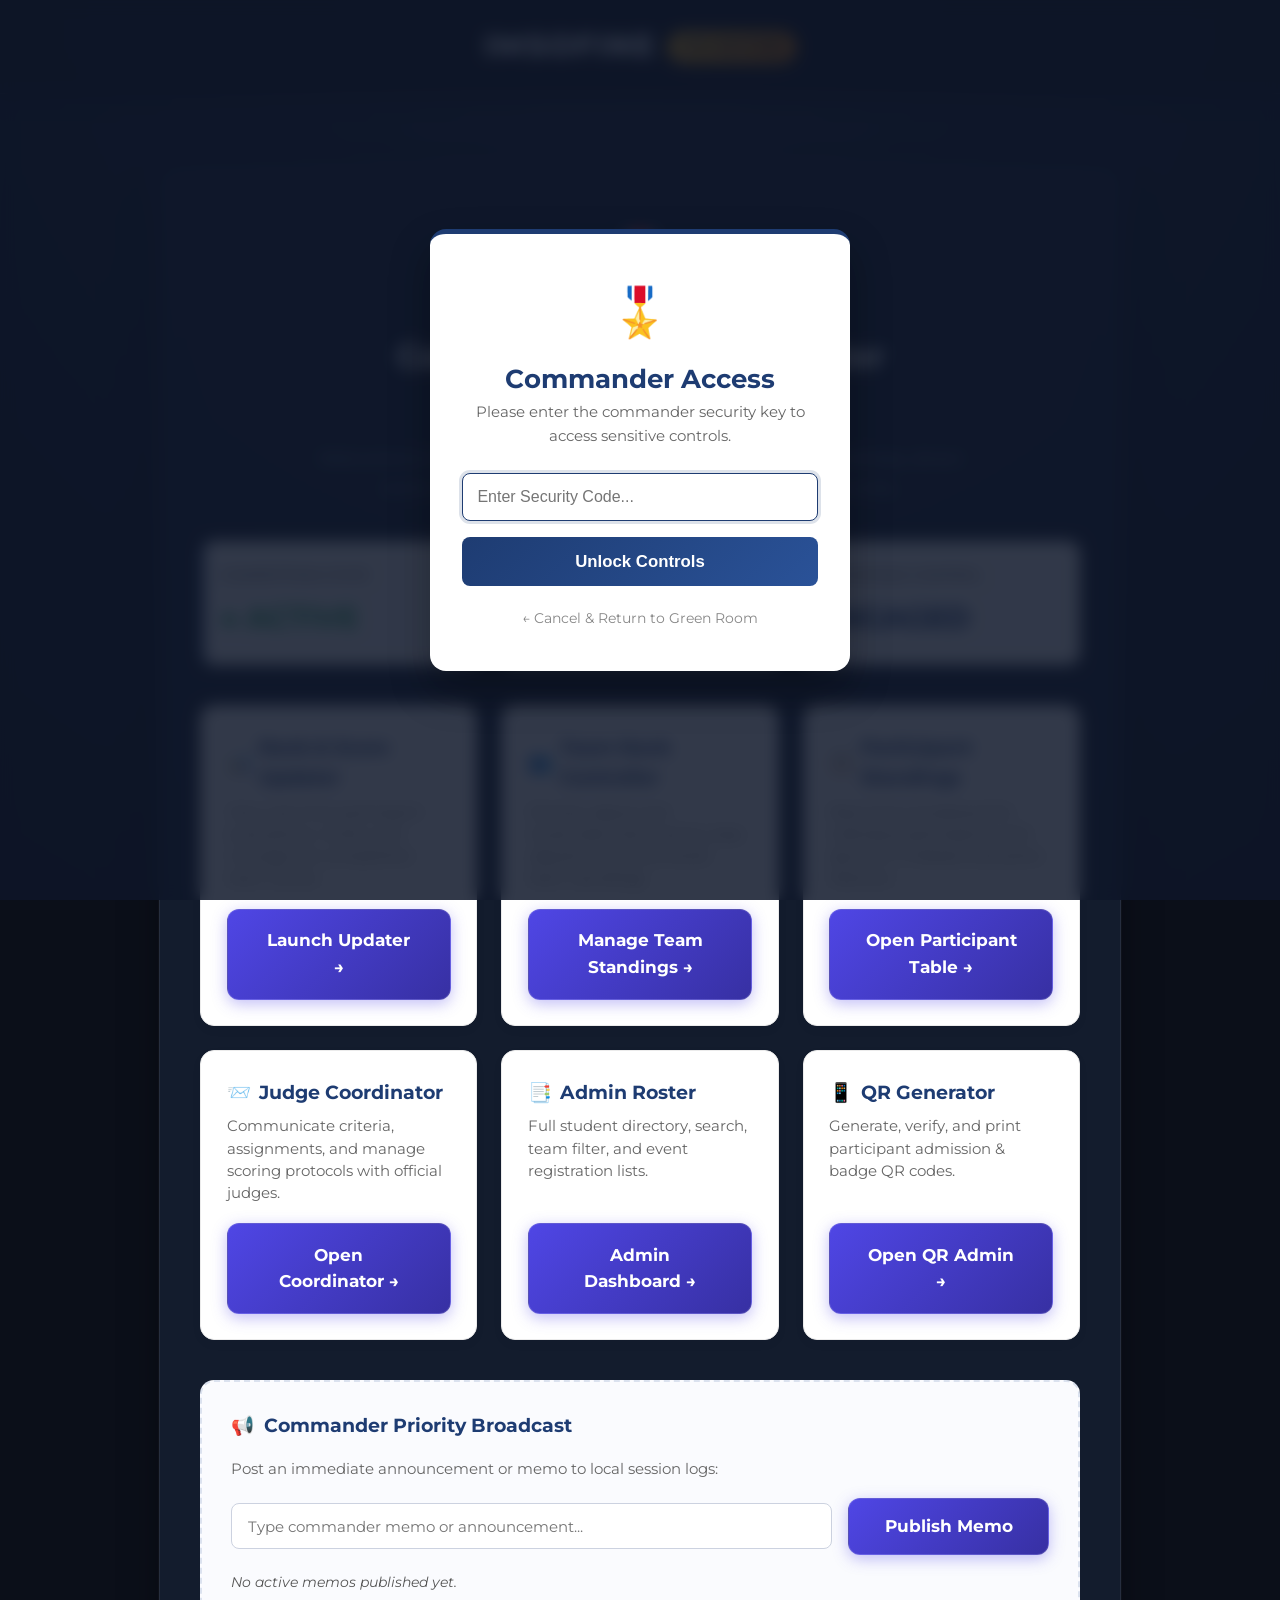
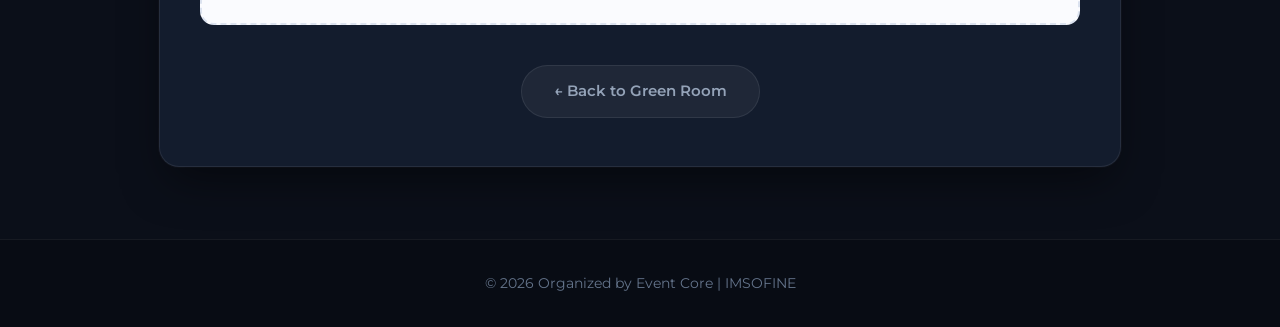
<file: commander.html>
<!DOCTYPE html>
<html lang="en">
<head>
    <meta charset="UTF-8">
    <meta name="viewport" content="width=device-width, initial-scale=1.0">
    <title>Commander Control Center - IMSOFINE 9th Edition</title>
    <link rel="stylesheet" href="styles.css">
    <link href="https://fonts.googleapis.com/css2?family=Montserrat:wght@300;400;600;700&display=swap" rel="stylesheet">
    <style>
        :root {
            --commander-primary: #1e3c72;
            --commander-secondary: #2a5298;
            --commander-accent: #00c6ff;
        }

        body {
            background-color: var(--bg-color, #1a1e29);
            color: var(--text-color, #333);
            font-family: 'Montserrat', sans-serif;
            margin: 0;
            display: flex;
            flex-direction: column;
            min-height: 100vh;
        }

        .commander-container {
            max-width: 1000px;
            margin: 3rem auto;
            padding: 2.5rem 2rem;
            background: var(--card-bg, #ffffff);
            border-radius: 18px;
            box-shadow: 0 15px 35px rgba(0,0,0,0.1);
            text-align: center;
            width: 90%;
        }

        .commander-icon {
            font-size: 4.5rem;
            margin-bottom: 0.8rem;
        }

        .commander-title {
            color: var(--commander-primary);
            font-size: 2.2rem;
            margin-bottom: 0.5rem;
            font-weight: 700;
        }

        .commander-badge {
            display: inline-block;
            background: linear-gradient(135deg, var(--commander-primary), var(--commander-secondary));
            color: white;
            padding: 0.35rem 1rem;
            border-radius: 20px;
            font-size: 0.85rem;
            font-weight: 600;
            letter-spacing: 0.5px;
            margin-bottom: 1.2rem;
            box-shadow: 0 4px 10px rgba(30, 60, 114, 0.25);
        }

        .commander-desc {
            color: #666;
            margin-bottom: 2rem;
            font-size: 1.05rem;
            line-height: 1.6;
        }

        /* Stats Grid */
        .stats-grid {
            display: grid;
            grid-template-columns: repeat(auto-fit, minmax(200px, 1fr));
            gap: 1.2rem;
            margin-bottom: 2.5rem;
        }

        .stat-box {
            background: #f8f9fa;
            border-radius: 12px;
            padding: 1.5rem 1rem;
            border-left: 4px solid var(--commander-primary);
            text-align: left;
            transition: transform 0.2s, box-shadow 0.2s;
        }

        .stat-box:hover {
            transform: translateY(-3px);
            box-shadow: 0 6px 15px rgba(0,0,0,0.06);
        }

        .stat-box h4 {
            margin: 0 0 0.5rem 0;
            color: #777;
            font-size: 0.85rem;
            text-transform: uppercase;
            font-weight: 600;
        }

        .stat-box .stat-num {
            font-size: 1.8rem;
            font-weight: 700;
            color: var(--commander-primary);
        }

        /* Quick Tools Grid */
        .tools-grid {
            display: grid;
            grid-template-columns: repeat(auto-fit, minmax(260px, 1fr));
            gap: 1.5rem;
            margin-bottom: 2.5rem;
            text-align: left;
        }

        .tool-card {
            background: #ffffff;
            border: 1px solid #ebebeb;
            border-radius: 14px;
            padding: 1.6rem;
            box-shadow: 0 4px 12px rgba(0,0,0,0.03);
            display: flex;
            flex-direction: column;
            justify-content: space-between;
        }

        .tool-card h3 {
            color: var(--commander-primary);
            margin: 0 0 0.5rem 0;
            font-size: 1.2rem;
            display: flex;
            align-items: center;
            gap: 8px;
        }

        .tool-card p {
            color: #666;
            font-size: 0.92rem;
            line-height: 1.5;
            margin-bottom: 1.2rem;
            flex-grow: 1;
        }

        .tool-btn {
            display: inline-block;
            background: linear-gradient(135deg, var(--commander-primary), var(--commander-secondary));
            color: white;
            text-decoration: none;
            padding: 0.8rem 1.4rem;
            border-radius: 8px;
            font-weight: 600;
            font-size: 0.95rem;
            text-align: center;
            transition: all 0.3s ease;
            box-shadow: 0 4px 10px rgba(30, 60, 114, 0.2);
        }

        .tool-btn:hover {
            transform: translateY(-2px);
            box-shadow: 0 6px 15px rgba(30, 60, 114, 0.35);
        }

        /* Direct Control Panel */
        .control-panel {
            background: #fafbfe;
            border: 2px dashed #dbe2ef;
            border-radius: 14px;
            padding: 1.8rem;
            margin-bottom: 2.5rem;
            text-align: left;
        }

        .control-panel h3 {
            color: var(--commander-primary);
            margin-top: 0;
            margin-bottom: 1rem;
            display: flex;
            align-items: center;
            gap: 10px;
        }

        .control-row {
            display: flex;
            flex-wrap: wrap;
            gap: 1rem;
            align-items: center;
            margin-bottom: 1rem;
        }

        .control-input {
            padding: 0.8rem 1rem;
            border: 1px solid #ccd2e0;
            border-radius: 8px;
            font-size: 0.95rem;
            font-family: inherit;
            flex: 1;
            min-width: 200px;
            outline: none;
        }

        .control-input:focus {
            border-color: var(--commander-secondary);
            box-shadow: 0 0 0 3px rgba(42, 82, 152, 0.15);
        }

        .btn-action {
            background: var(--commander-secondary);
            color: white;
            border: none;
            padding: 0.8rem 1.6rem;
            border-radius: 8px;
            font-weight: 600;
            cursor: pointer;
            font-family: inherit;
            transition: background 0.2s;
        }

        .btn-action:hover {
            background: var(--commander-primary);
        }

        .back-nav-btn {
            display: inline-block;
            background: #eee;
            color: #333;
            padding: 0.9rem 2.2rem;
            border-radius: 30px;
            text-decoration: none;
            font-weight: 600;
            transition: all 0.2s ease;
        }

        .back-nav-btn:hover {
            background: #e0e0e0;
            transform: translateY(-2px);
        }

        /* Toast notification */
        .toast {
            position: fixed;
            bottom: 2rem;
            right: 2rem;
            background: #333;
            color: white;
            padding: 1rem 1.8rem;
            border-radius: 10px;
            box-shadow: 0 8px 20px rgba(0,0,0,0.2);
            font-weight: 600;
            display: none;
            z-index: 1000;
            animation: slideUp 0.3s ease;
        }

        @keyframes slideUp {
            from { transform: translateY(20px); opacity: 0; }
            to { transform: translateY(0); opacity: 1; }
        }

        /* Access Overlay */
        .access-overlay {
            position: fixed;
            top: 0;
            left: 0;
            width: 100%;
            height: 100%;
            background: rgba(15, 23, 42, 0.85);
            backdrop-filter: blur(8px);
            display: flex;
            justify-content: center;
            align-items: center;
            z-index: 9999;
        }

        .access-modal {
            background: #ffffff;
            padding: 2.5rem 2rem;
            border-radius: 16px;
            width: 90%;
            max-width: 420px;
            box-shadow: 0 20px 40px rgba(0,0,0,0.3);
            text-align: center;
            border-top: 5px solid var(--commander-primary);
        }

        .access-modal h2 {
            color: var(--commander-primary);
            margin-top: 0;
            font-size: 1.6rem;
        }

        .access-modal p {
            color: #666;
            font-size: 0.95rem;
            margin-bottom: 1.5rem;
        }

        .access-input {
            width: 100%;
            padding: 0.9rem;
            border: 1px solid #ccc;
            border-radius: 8px;
            font-size: 1rem;
            margin-bottom: 1rem;
            box-sizing: border-box;
            outline: none;
        }

        .access-input:focus {
            border-color: var(--commander-primary);
            box-shadow: 0 0 0 3px rgba(30, 60, 114, 0.15);
        }

        .access-btn {
            width: 100%;
            padding: 0.9rem;
            background: linear-gradient(135deg, var(--commander-primary), var(--commander-secondary));
            color: white;
            border: none;
            border-radius: 8px;
            font-size: 1.05rem;
            font-weight: 600;
            cursor: pointer;
            transition: all 0.2s;
        }

        .access-btn:hover {
            opacity: 0.95;
            transform: translateY(-1px);
        }

        .access-error {
            color: #e74c3c;
            font-size: 0.85rem;
            margin-top: 0.8rem;
            display: none;
            font-weight: 600;
        }
    </style>
</head>
<body>
    <!-- Access Security Overlay -->
    <div id="commander-access-overlay" class="access-overlay">
        <div class="access-modal">
            <div style="font-size: 3rem; margin-bottom: 0.5rem;">🎖️</div>
            <h2>Commander Access</h2>
            <p>Please enter the commander security key to access sensitive controls.</p>
            <input type="password" id="commander-access-input" class="access-input" placeholder="Enter Security Code..." />
            <button id="commander-access-btn" class="access-btn">Unlock Controls</button>
            <div id="commander-access-error" class="access-error">Invalid access code. Please try again.</div>
            <div style="margin-top: 1.2rem;">
                <a href="green-room.html" style="color: #888; font-size: 0.85rem; text-decoration: none;">← Cancel & Return to Green Room</a>
            </div>
        </div>
    </div>

    <header>
        <div class="logo-container">
            <h1>IMSOFINE <span class="edition">9th Edition</span></h1>
        </div>
    </header>

    <main id="main-content">
        <div class="commander-container">
            <div class="commander-icon">🎖️</div>
            <h2 class="commander-title">Commander Control Center</h2>
            <div class="commander-badge">SECURITY LEVEL: TOP LEVEL / COMMAND</div>
            <p class="commander-desc">
                Welcome to the central command hub. Manage backstage readiness, direct score overrides, and critical competition operations securely.
            </p>

            <!-- Status Overview -->
            <div class="stats-grid">
                <div class="stat-box">
                    <h4>Competition State</h4>
                    <div class="stat-num" style="color: #27ae60;">● ACTIVE</div>
                </div>
                <div class="stat-box">
                    <h4>Registered Teams</h4>
                    <div class="stat-num" id="stat-teams-count">4 Teams</div>
                </div>
                <div class="stat-box">
                    <h4>Backstage Control</h4>
                    <div class="stat-num">ENGAGED</div>
                </div>
            </div>

            <!-- Quick Commander Tools Grid -->
            <div class="tools-grid">
                <div class="tool-card">
                    <div>
                        <h3><span>📊</span> Rank & Score Updater</h3>
                        <p>View real-time participant evaluations, marks, and manage live competition team scores.</p>
                    </div>
                    <a href="score-updater.html" class="tool-btn">Launch Updater →</a>
                </div>

                <div class="tool-card">
                    <div>
                        <h3><span>👥</span> Team Rank Controller</h3>
                        <p>Directly adjust and recalculate team points, step adjustments, and overall team standings.</p>
                    </div>
                    <a href="score-updater.html#team-rank" class="tool-btn">Manage Team Standings →</a>
                </div>

                <div class="tool-card">
                    <div>
                        <h3><span>📋</span> Participant Standings</h3>
                        <p>Real-time scoreboard for individual participants with dynamic Firebase evaluation listeners.</p>
                    </div>
                    <a href="score-updater.html#participant-scores" class="tool-btn">Open Participant Table →</a>
                </div>

                <div class="tool-card">
                    <div>
                        <h3><span>📨</span> Judge Coordinator</h3>
                        <p>Communicate criteria, assignments, and manage scoring protocols with official judges.</p>
                    </div>
                    <a href="judge-coordinator.html" class="tool-btn">Open Coordinator →</a>
                </div>

                <div class="tool-card">
                    <div>
                        <h3><span>📑</span> Admin Roster</h3>
                        <p>Full student directory, search, team filter, and event registration lists.</p>
                    </div>
                    <a href="admin-dashboard.html" class="tool-btn">Admin Dashboard →</a>
                </div>

                <div class="tool-card">
                    <div>
                        <h3><span>📱</span> QR Generator</h3>
                        <p>Generate, verify, and print participant admission & badge QR codes.</p>
                    </div>
                    <a href="qr-admin.html" class="tool-btn">Open QR Admin →</a>
                </div>
            </div>

            <!-- Fast Action Broadcast / Announcement -->
            <div class="control-panel">
                <h3><span>📢</span> Commander Priority Broadcast</h3>
                <p style="color: #666; font-size: 0.95rem; margin-bottom: 1rem;">
                    Post an immediate announcement or memo to local session logs:
                </p>
                <div class="control-row">
                    <input type="text" id="memo-input" class="control-input" placeholder="Type commander memo or announcement..." />
                    <button class="btn-action" onclick="postCommanderMemo()">Publish Memo</button>
                </div>
                <div id="memo-display" style="font-size: 0.9rem; color: #555; font-style: italic;">No active memos published yet.</div>
            </div>

            <a href="green-room.html" class="back-nav-btn">← Back to Green Room</a>
        </div>
    </main>

    <div id="toast" class="toast"></div>

    <footer>
        <p>&copy; 2026 Organized by Event Core | IMSOFINE</p>
    </footer>

    <script>
        // Access code logic
        const ACCESS_KEY = "Shaddad";

        document.addEventListener('DOMContentLoaded', () => {
            const overlay = document.getElementById('commander-access-overlay');
            const input = document.getElementById('commander-access-input');
            const btn = document.getElementById('commander-access-btn');
            const error = document.getElementById('commander-access-error');

            // Check if already authenticated in this session
            if (sessionStorage.getItem('commander_authenticated') === 'true') {
                overlay.style.display = 'none';
            } else {
                input.focus();
            }

            function tryUnlock() {
                if (input.value === ACCESS_KEY || input.value.trim().toLowerCase() === 'shaddad') {
                    sessionStorage.setItem('commander_authenticated', 'true');
                    overlay.style.opacity = '0';
                    setTimeout(() => overlay.style.display = 'none', 300);
                    showToast("🎖️ Commander clearance verified!");
                } else {
                    error.style.display = 'block';
                    input.classList.add('error');
                    setTimeout(() => error.style.display = 'none', 3500);
                }
            }

            btn.addEventListener('click', tryUnlock);
            input.addEventListener('keypress', (e) => {
                if (e.key === 'Enter') tryUnlock();
            });

            // Update stats
            loadStoredTeamCount();
            loadStoredMemo();
        });

        function loadStoredTeamCount() {
            try {
                const teams = JSON.parse(localStorage.getItem('imsofine_team_scores_v1') || '[]');
                if (teams.length > 0) {
                    document.getElementById('stat-teams-count').textContent = `${teams.length} Teams`;
                }
            } catch(e) {}
        }

        function postCommanderMemo() {
            const memoInput = document.getElementById('memo-input');
            const text = (memoInput.value || '').trim();
            if (!text) {
                alert("Please enter a memo message.");
                return;
            }

            const memo = `"${text}" — Issued at ${new Date().toLocaleTimeString()}`;
            localStorage.setItem('commander_active_memo', memo);
            document.getElementById('memo-display').innerHTML = `<strong>Current Active Memo:</strong> ${memo}`;
            memoInput.value = '';
            showToast("📢 Commander memo published!");
        }

        function loadStoredMemo() {
            const memo = localStorage.getItem('commander_active_memo');
            if (memo) {
                document.getElementById('memo-display').innerHTML = `<strong>Current Active Memo:</strong> ${memo}`;
            }
        }

        function showToast(msg) {
            const toast = document.getElementById('toast');
            toast.textContent = msg;
            toast.style.display = 'block';
            setTimeout(() => {
                toast.style.display = 'none';
            }, 3000);
        }
    </script>
</body>
</html>
</file>
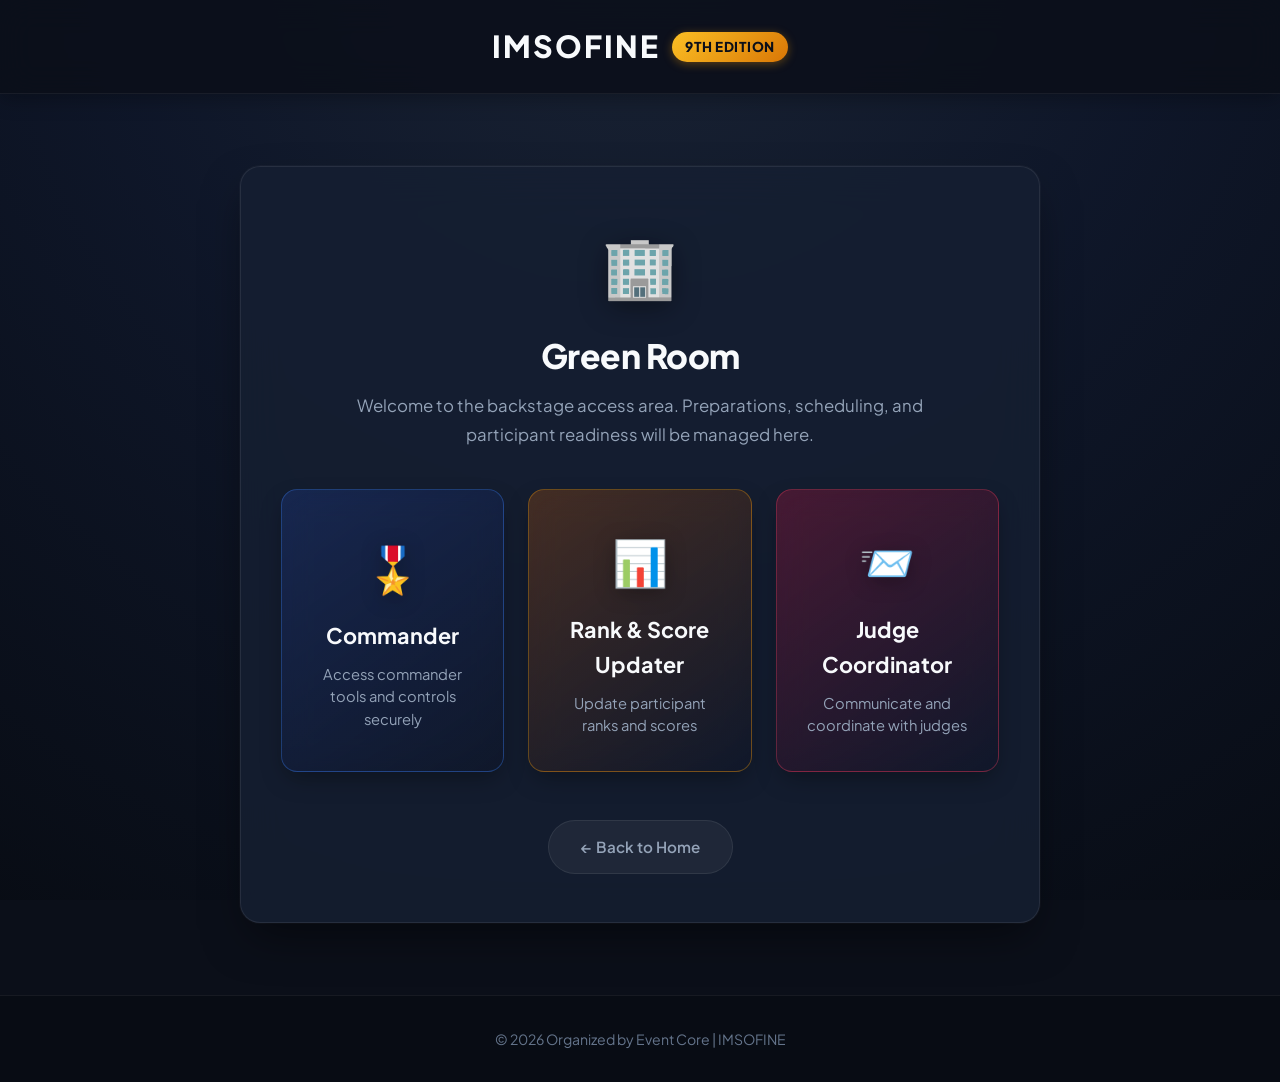
<file: green-room.html>
<!DOCTYPE html>
<html lang="en">
<head>
    <meta charset="UTF-8">
    <meta name="viewport" content="width=device-width, initial-scale=1.0">
    <title>Green Room - IMSOFINE 9th Edition</title>
    <link rel="stylesheet" href="styles.css">
    <link href="https://fonts.googleapis.com/css2?family=Montserrat:wght@300;400;600;700&display=swap" rel="stylesheet">
    <style>
        @media (min-width: 992px) { .green-room-container .hub-grid { grid-template-columns: repeat(3, 1fr) !important; } }
        .green-room-container {
            max-width: 800px;
            margin: 4rem auto;
            padding: 3rem 2rem;
            background: var(--card-bg);
            border-radius: 15px;
            box-shadow: 0 10px 30px rgba(0,0,0,0.05);
            text-align: center;
        }
        .green-room-icon {
            font-size: 5rem;
            margin-bottom: 1rem;
        }
        .green-room-title {
            color: var(--primary-color);
            margin-bottom: 1rem;
            font-size: 2.2rem;
        }
        .green-room-description {
            color: #666;
            margin-bottom: 2.5rem;
            font-size: 1.1rem;
            line-height: 1.6;
        }
        .back-btn {
            display: inline-block;
            background: linear-gradient(135deg, var(--primary-color), var(--secondary-color));
            color: white;
            padding: 1rem 2.5rem;
            border-radius: 30px;
            text-decoration: none;
            font-weight: 600;
            transition: transform 0.3s ease, box-shadow 0.3s ease;
        }
        .back-btn:hover {
            transform: translateY(-3px);
            box-shadow: 0 5px 15px rgba(74, 0, 224, 0.3);
        }
    </style>
</head>
<body>
    <header>
        <div class="logo-container">
            <h1>IMSOFINE <span class="edition">9th Edition</span></h1>
        </div>
    </header>

    <main id="main-content">
        <div class="green-room-container">
            <div class="green-room-icon">🏢</div>
            <h2 class="green-room-title">Green Room</h2>
            <p class="green-room-description">
                Welcome to the backstage access area. Preparations, scheduling, and participant readiness will be managed here.
            </p>
            
            <div class="hub-grid" style="text-align: left; margin-bottom: 3rem; margin-top: 2rem;">
                <!-- Commander Card -->
                <a href="commander.html" class="hub-card card-commander">
                    <div class="hub-icon">🎖️</div>
                    <h3>Commander</h3>
                    <p>Access commander tools and controls securely</p>
                </a>
                
                <!-- Score Updater Card -->
                <a href="score-updater.html" class="hub-card card-score">
                    <div class="hub-icon">📊</div>
                    <h3>Rank & Score Updater</h3>
                    <p>Update participant ranks and scores</p>
                </a>

                <!-- Judge Coordinator Card -->
                <a href="judge-coordinator.html" class="hub-card card-coordinator">
                    <div class="hub-icon">📨</div>
                    <h3>Judge Coordinator</h3>
                    <p>Communicate and coordinate with judges</p>
                </a>
            </div>

            <a href="index.html" class="back-btn">← Back to Home</a>
        </div>
    </main>

    <footer>
        <p>&copy; 2026 Organized by Event Core | IMSOFINE</p>
    </footer>
</body>
</html>
</file>
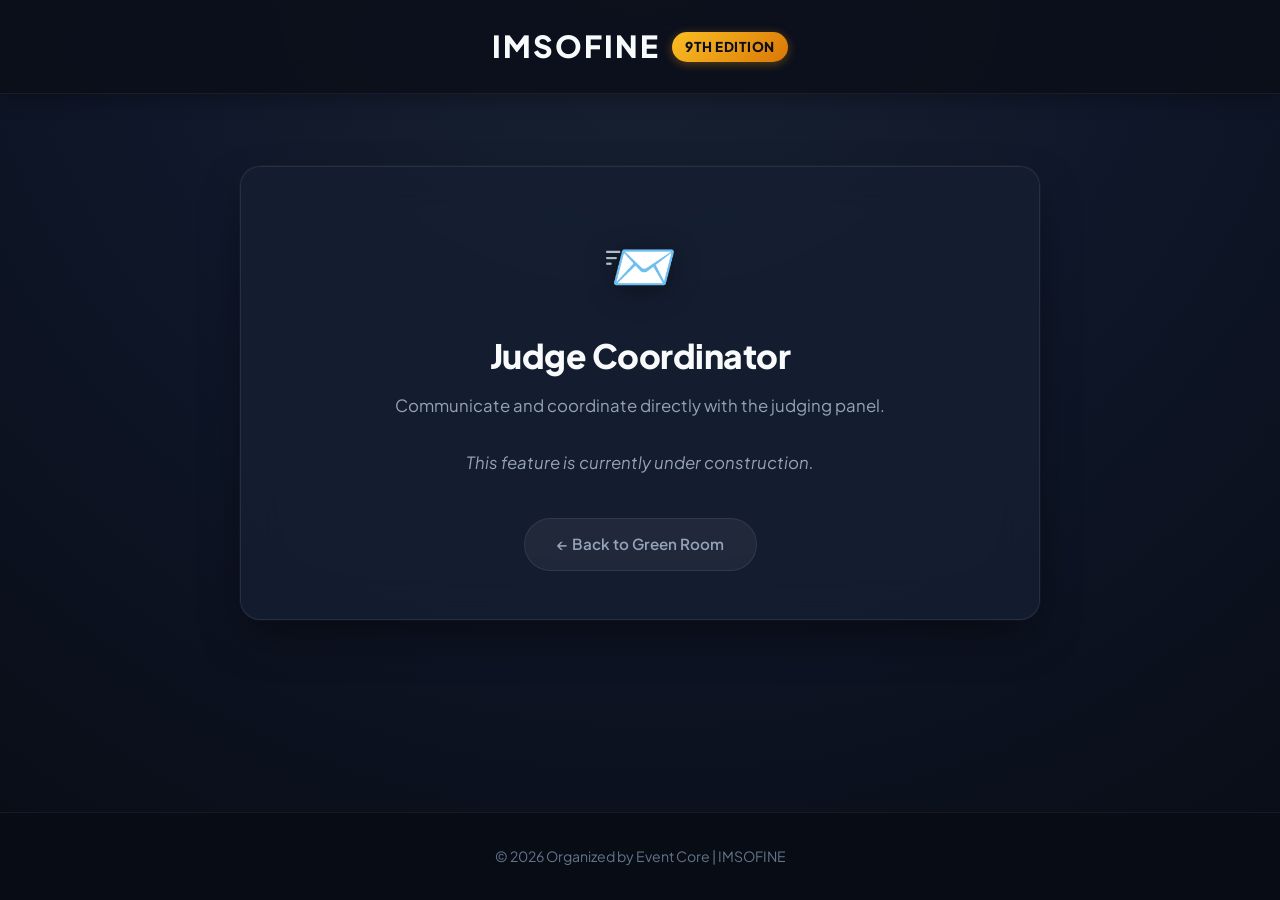
<file: judge-coordinator.html>
﻿<!DOCTYPE html>
<html lang="en">
<head>
    <meta charset="UTF-8">
    <meta name="viewport" content="width=device-width, initial-scale=1.0">
    <title>Judge Coordinator - IMSOFINE 9th Edition</title>
    <link rel="stylesheet" href="styles.css">
    <link href="https://fonts.googleapis.com/css2?family=Montserrat:wght@300;400;600;700&display=swap" rel="stylesheet">
    <style>
        .coordinator-container {
            max-width: 800px;
            margin: 4rem auto;
            padding: 3rem 2rem;
            background: var(--card-bg);
            border-radius: 15px;
            box-shadow: 0 10px 30px rgba(0,0,0,0.05);
            text-align: center;
        }
        .coordinator-icon {
            font-size: 5rem;
            margin-bottom: 1rem;
        }
        .coordinator-title {
            color: var(--primary-color);
            margin-bottom: 1rem;
            font-size: 2.2rem;
        }
        .coordinator-description {
            color: #666;
            margin-bottom: 2.5rem;
            font-size: 1.1rem;
            line-height: 1.6;
        }
        .back-btn {
            display: inline-block;
            background: linear-gradient(135deg, var(--primary-color), var(--secondary-color));
            color: white;
            padding: 1rem 2.5rem;
            border-radius: 30px;
            text-decoration: none;
            font-weight: 600;
            transition: transform 0.3s ease, box-shadow 0.3s ease;
        }
        .back-btn:hover {
            transform: translateY(-3px);
            box-shadow: 0 5px 15px rgba(74, 0, 224, 0.3);
        }
    </style>
</head>
<body>
    <header>
        <div class="logo-container">
            <h1>IMSOFINE <span class="edition">9th Edition</span></h1>
        </div>
    </header>

    <main id="main-content">
        <div class="coordinator-container">
            <div class="coordinator-icon">📨</div>
            <h2 class="coordinator-title">Judge Coordinator</h2>
            <p class="coordinator-description">
                Communicate and coordinate directly with the judging panel.
                <br><br>
                <em>This feature is currently under construction.</em>
            </p>
            <a href="green-room.html" class="back-btn">← Back to Green Room</a>
        </div>
    </main>

    <footer>
        <p>&copy; 2026 Organized by Event Core | IMSOFINE</p>
    </footer>
</body>
</html>
</file>
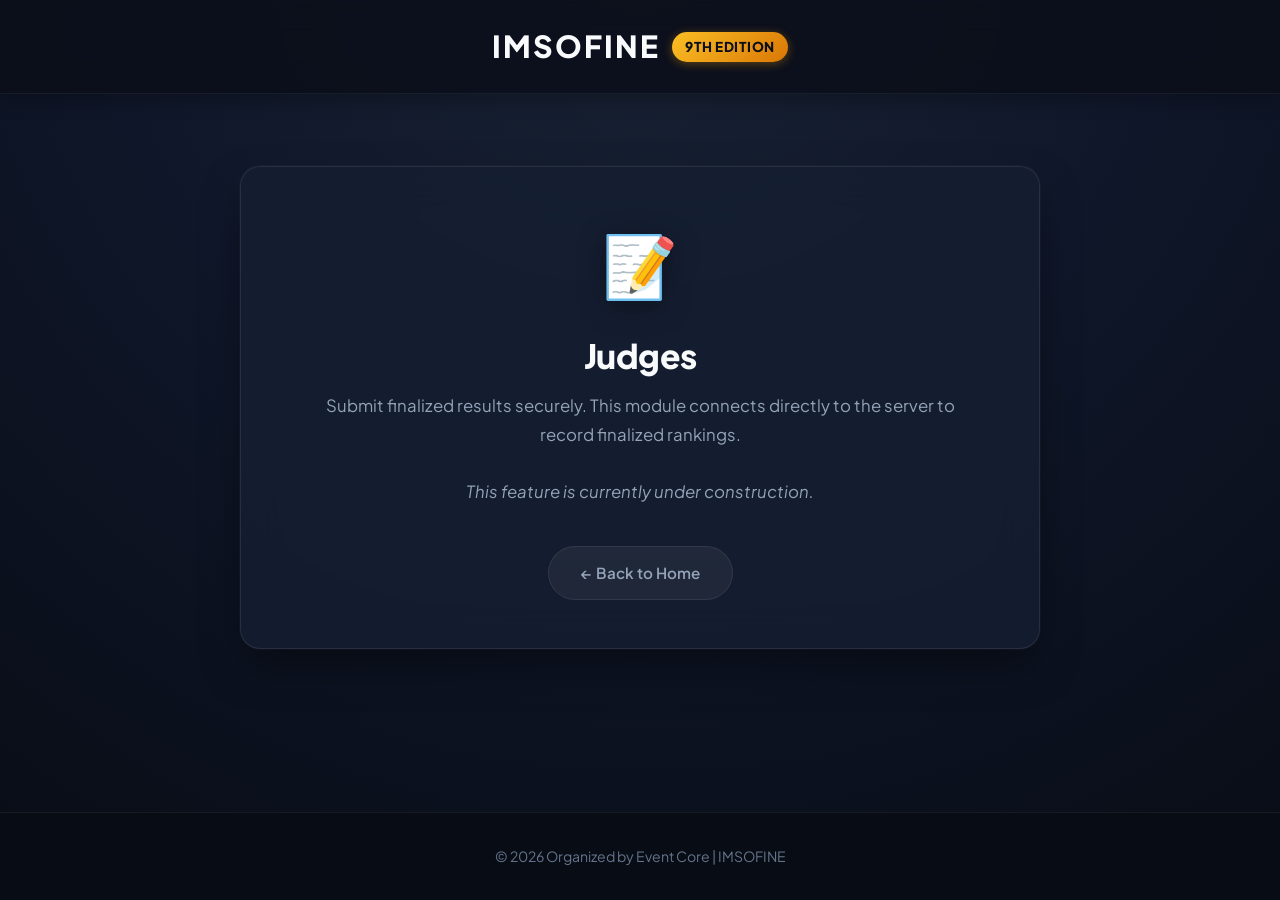
<file: result-submission.html>
<!DOCTYPE html>
<html lang="en">
<head>
    <meta charset="UTF-8">
    <meta name="viewport" content="width=device-width, initial-scale=1.0">
    <title>Judges - IMSOFINE 9th Edition</title>
    <link rel="stylesheet" href="styles.css">
    <link href="https://fonts.googleapis.com/css2?family=Montserrat:wght@300;400;600;700&display=swap" rel="stylesheet">
    <style>
        .submission-container {
            max-width: 800px;
            margin: 4rem auto;
            padding: 3rem 2rem;
            background: var(--card-bg);
            border-radius: 15px;
            box-shadow: 0 10px 30px rgba(0,0,0,0.05);
            text-align: center;
        }
        .submission-icon {
            font-size: 5rem;
            margin-bottom: 1rem;
        }
        .submission-title {
            color: var(--primary-color);
            margin-bottom: 1rem;
            font-size: 2.2rem;
        }
        .submission-description {
            color: #666;
            margin-bottom: 2.5rem;
            font-size: 1.1rem;
            line-height: 1.6;
        }
        .back-btn {
            display: inline-block;
            background: linear-gradient(135deg, var(--primary-color), var(--secondary-color));
            color: white;
            padding: 1rem 2.5rem;
            border-radius: 30px;
            text-decoration: none;
            font-weight: 600;
            transition: transform 0.3s ease, box-shadow 0.3s ease;
        }
        .back-btn:hover {
            transform: translateY(-3px);
            box-shadow: 0 5px 15px rgba(74, 0, 224, 0.3);
        }
    </style>
</head>
<body>
    <header>
        <div class="logo-container">
            <h1>IMSOFINE <span class="edition">9th Edition</span></h1>
        </div>
    </header>

    <main id="main-content">
        <div class="submission-container">
            <div class="submission-icon">📝</div>
            <h2 class="submission-title">Judges</h2>
            <p class="submission-description">
                Submit finalized results securely. This module connects directly to the server to record finalized rankings.
                <br><br>
                <em>This feature is currently under construction.</em>
            </p>
            <a href="index.html" class="back-btn">← Back to Home</a>
        </div>
    </main>

    <footer>
        <p>&copy; 2026 Organized by Event Core | IMSOFINE</p>
    </footer>
</body>
</html>
</file>
<file: styles.css>
/* ==========================================================================
   IMSOFINE 9TH EDITION - PROFESSIONAL EXECUTIVE DESIGN SYSTEM
   Theme: Executive Dark Slate & Royal Sapphire / Champagne Gold
   ========================================================================== */

@import url('https://fonts.googleapis.com/css2?family=Plus+Jakarta+Sans:wght@300;400;500;600;700;800&family=Montserrat:wght@400;500;600;700;800&display=swap');

:root {
    /* Brand & Accent Palette */
    --primary-color: #6366f1;           /* Professional Indigo */
    --primary-hover: #4f46e5;
    --primary-gradient: linear-gradient(135deg, #6366f1 0%, #4338ca 100%);
    
    --secondary-color: #3b82f6;         /* Royal Sapphire */
    --secondary-hover: #2563eb;
    
    --accent-color: #f59e0b;            /* Champagne Gold / Amber */
    --accent-gold: linear-gradient(135deg, #fbbf24 0%, #d97706 100%);
    
    --emerald-accent: #10b981;
    --rose-accent: #f43f5e;
    
    /* Dark Surface Canvas System */
    --bg-color: #0b0f19;
    --bg-surface: #111827;
    --card-bg: rgba(22, 31, 50, 0.85);
    --card-surface: #172136;
    --card-border: rgba(255, 255, 255, 0.08);
    --border-subtle: rgba(255, 255, 255, 0.06);
    
    /* High-Legibility Typography */
    --text-color: #f8fafc;
    --text-main: #f8fafc;
    --text-muted: #94a3b8;
    --text-dim: #64748b;
    
    /* Elevation Shadows */
    --shadow-sm: 0 2px 8px rgba(0, 0, 0, 0.2);
    --shadow-md: 0 10px 25px -5px rgba(0, 0, 0, 0.35);
    --shadow-lg: 0 20px 45px -10px rgba(0, 0, 0, 0.5);
    --shadow-glow: 0 0 25px rgba(99, 102, 241, 0.25);
}

/* Base Reset & Smooth Typography */
* {
    margin: 0;
    padding: 0;
    box-sizing: border-box;
}

body {
    font-family: 'Plus Jakarta Sans', 'Montserrat', -apple-system, BlinkMacSystemFont, 'Segoe UI', Roboto, sans-serif;
    background-color: var(--bg-color);
    background-image: 
        radial-gradient(1200px circle at 50% -10%, rgba(30, 41, 59, 0.8) 0%, rgba(15, 23, 42, 0.95) 45%, #080c14 100%),
        radial-gradient(800px circle at 90% 90%, rgba(30, 58, 138, 0.15) 0%, transparent 60%);
    background-attachment: fixed;
    color: var(--text-color);
    line-height: 1.6;
    display: flex;
    flex-direction: column;
    min-height: 100vh;
    margin: 0;
    -webkit-font-smoothing: antialiased;
    -moz-osx-font-smoothing: grayscale;
}

/* ==========================================================================
   EXECUTIVE TOPBAR NAVIGATION
   ========================================================================== */
header {
    background: rgba(11, 15, 25, 0.85);
    backdrop-filter: blur(16px);
    -webkit-backdrop-filter: blur(16px);
    border-bottom: 1px solid var(--border-subtle);
    color: #ffffff;
    padding: 1.4rem 1rem;
    text-align: center;
    box-shadow: 0 4px 20px rgba(0, 0, 0, 0.3);
    position: sticky;
    top: 0;
    z-index: 100;
}

.logo-container {
    max-width: 1200px;
    margin: 0 auto;
    display: flex;
    flex-direction: column;
    align-items: center;
    justify-content: center;
}

header h1 {
    font-size: 1.9rem;
    font-weight: 800;
    text-transform: uppercase;
    letter-spacing: 2px;
    color: #f8fafc;
    display: inline-flex;
    align-items: center;
    gap: 12px;
    flex-wrap: wrap;
    justify-content: center;
}

.edition {
    background: var(--accent-gold);
    color: #0b0f19 !important;
    padding: 0.25rem 0.85rem;
    border-radius: 20px;
    font-size: 0.85rem;
    font-weight: 800;
    letter-spacing: 0.5px;
    box-shadow: 0 2px 10px rgba(245, 158, 11, 0.35);
    display: inline-block;
}

.institution {
    font-size: 0.9rem;
    font-weight: 500;
    margin-top: 0.4rem;
    color: var(--text-muted);
    letter-spacing: 1.2px;
    text-transform: uppercase;
}

main {
    flex: 1;
    padding: 2.5rem 1rem;
    max-width: 1100px;
    margin: 0 auto;
    width: 100%;
}

/* ==========================================================================
   UNIVERSAL ELEVATED CONTAINERS (Replaces Harsh White Boxes)
   ========================================================================== */
.updater-container,
.green-room-container,
.submission-container,
.coordinator-container,
.commander-container,
.dashboard-card,
.hero,
.card {
    background: var(--card-bg) !important;
    backdrop-filter: blur(20px);
    -webkit-backdrop-filter: blur(20px);
    border: 1px solid var(--card-border) !important;
    border-radius: 20px !important;
    box-shadow: var(--shadow-lg), 0 0 0 1px rgba(255, 255, 255, 0.03) !important;
    color: var(--text-color) !important;
    padding: 3rem 2.5rem !important;
    text-align: center;
    margin-top: 2rem !important;
    margin-bottom: 2rem !important;
    transition: transform 0.3s ease, box-shadow 0.3s ease;
}

/* Icon Aesthetics */
.updater-icon,
.green-room-icon,
.submission-icon,
.coordinator-icon,
.commander-icon {
    font-size: 3.8rem !important;
    margin-bottom: 1rem !important;
    display: inline-block;
    filter: drop-shadow(0 6px 14px rgba(0, 0, 0, 0.4));
}

/* Titles and Descriptions */
.updater-title,
.green-room-title,
.submission-title,
.coordinator-title,
.commander-title,
.hero h2,
.admin-header h2,
.eval-header h2 {
    color: #f8fafc !important;
    font-size: 2.1rem !important;
    font-weight: 800 !important;
    letter-spacing: -0.5px !important;
    margin-bottom: 0.6rem !important;
}

.updater-description,
.green-room-description,
.submission-description,
.coordinator-description,
.commander-desc {
    color: var(--text-muted) !important;
    font-size: 1.05rem !important;
    line-height: 1.7 !important;
    max-width: 650px;
    margin: 0 auto 2.5rem auto !important;
}

/* ==========================================================================
   EXECUTIVE ACTION BUTTONS
   ========================================================================== */
.btn,
.updater-option-btn,
.btn-evaluate,
.tool-btn,
.btn-action {
    display: inline-flex;
    align-items: center;
    justify-content: center;
    gap: 12px;
    background: linear-gradient(135deg, #4f46e5 0%, #3730a3 100%) !important;
    color: #ffffff !important;
    padding: 1.1rem 2.2rem !important;
    border-radius: 12px !important;
    text-decoration: none !important;
    font-size: 1.05rem !important;
    font-weight: 700 !important;
    border: 1px solid rgba(255, 255, 255, 0.15) !important;
    box-shadow: 0 4px 15px rgba(79, 70, 229, 0.35) !important;
    cursor: pointer;
    transition: all 0.25s cubic-bezier(0.4, 0, 0.2, 1) !important;
}

.updater-option-btn {
    background: linear-gradient(135deg, rgba(99, 102, 241, 0.2) 0%, rgba(59, 130, 246, 0.1) 100%) !important;
    border: 1px solid rgba(99, 102, 241, 0.35) !important;
    color: #f8fafc !important;
    backdrop-filter: blur(8px);
}

.btn:hover,
.updater-option-btn:hover,
.btn-evaluate:hover,
.tool-btn:hover,
.btn-action:hover {
    background: linear-gradient(135deg, #6366f1 0%, #4338ca 100%) !important;
    transform: translateY(-3px) !important;
    box-shadow: 0 8px 25px rgba(99, 102, 241, 0.5) !important;
    border-color: rgba(255, 255, 255, 0.3) !important;
    color: #ffffff !important;
}

/* Sleek Back Buttons */
.back-btn,
.back-nav-btn {
    display: inline-flex !important;
    align-items: center !important;
    gap: 8px !important;
    background: rgba(255, 255, 255, 0.05) !important;
    color: #94a3b8 !important;
    padding: 0.85rem 2rem !important;
    border-radius: 30px !important;
    text-decoration: none !important;
    font-weight: 600 !important;
    font-size: 0.95rem !important;
    border: 1px solid rgba(255, 255, 255, 0.08) !important;
    transition: all 0.25s ease !important;
}

.back-btn:hover,
.back-nav-btn:hover {
    background: rgba(255, 255, 255, 0.12) !important;
    color: #f8fafc !important;
    border-color: rgba(255, 255, 255, 0.2) !important;
    transform: translateY(-2px) !important;
}

/* ==========================================================================
   GREEN ROOM & CENTRAL PORTAL HUB CARDS
   ========================================================================== */
.hub-grid {
    display: grid;
    grid-template-columns: 1fr;
    gap: 1.5rem;
}

@media (min-width: 768px) {
    .hub-grid {
        grid-template-columns: repeat(auto-fit, minmax(240px, 1fr)) !important;
    }
}

.hub-card {
    background: rgba(22, 31, 50, 0.75) !important;
    backdrop-filter: blur(14px) !important;
    border: 1px solid rgba(255, 255, 255, 0.08) !important;
    border-radius: 16px !important;
    padding: 2.2rem 1.6rem !important;
    text-align: center !important;
    text-decoration: none !important;
    color: var(--text-color) !important;
    box-shadow: var(--shadow-md) !important;
    transition: all 0.3s cubic-bezier(0.4, 0, 0.2, 1) !important;
    display: flex !important;
    flex-direction: column !important;
    align-items: center !important;
    justify-content: center !important;
    position: relative !important;
    overflow: hidden !important;
}

.hub-card:hover {
    transform: translateY(-6px) !important;
    box-shadow: 0 16px 35px rgba(0, 0, 0, 0.45) !important;
}

.hub-card h3 {
    font-size: 1.35rem !important;
    font-weight: 700 !important;
    margin-bottom: 0.6rem !important;
    color: #f8fafc !important;
}

.hub-card p {
    font-size: 0.92rem !important;
    color: var(--text-muted) !important;
    line-height: 1.5 !important;
}

.hub-icon {
    font-size: 2.8rem !important;
    margin-bottom: 1rem !important;
    filter: drop-shadow(0 4px 10px rgba(0, 0, 0, 0.3));
}

/* Specialized Executive Card Glows */
.card-commander {
    background: linear-gradient(145deg, rgba(30, 58, 138, 0.35) 0%, rgba(15, 23, 42, 0.85) 100%) !important;
    border: 1px solid rgba(59, 130, 246, 0.35) !important;
}
.card-commander:hover {
    border-color: rgba(59, 130, 246, 0.6) !important;
    box-shadow: 0 16px 35px rgba(37, 99, 235, 0.25) !important;
}

.card-score {
    background: linear-gradient(145deg, rgba(180, 83, 9, 0.3) 0%, rgba(15, 23, 42, 0.85) 100%) !important;
    border: 1px solid rgba(245, 158, 11, 0.35) !important;
}
.card-score:hover {
    border-color: rgba(245, 158, 11, 0.6) !important;
    box-shadow: 0 16px 35px rgba(217, 119, 6, 0.25) !important;
}

.card-coordinator {
    background: linear-gradient(145deg, rgba(190, 18, 60, 0.3) 0%, rgba(15, 23, 42, 0.85) 100%) !important;
    border: 1px solid rgba(244, 63, 94, 0.35) !important;
}
.card-coordinator:hover {
    border-color: rgba(244, 63, 94, 0.6) !important;
    box-shadow: 0 16px 35px rgba(225, 29, 72, 0.25) !important;
}

.card-eval {
    background: linear-gradient(145deg, rgba(79, 70, 229, 0.3) 0%, rgba(15, 23, 42, 0.85) 100%) !important;
    border: 1px solid rgba(99, 102, 241, 0.35) !important;
}

.card-admin {
    background: linear-gradient(145deg, rgba(13, 148, 136, 0.3) 0%, rgba(15, 23, 42, 0.85) 100%) !important;
    border: 1px solid rgba(20, 184, 166, 0.35) !important;
}

.card-live {
    background: linear-gradient(145deg, rgba(5, 150, 105, 0.3) 0%, rgba(15, 23, 42, 0.85) 100%) !important;
    border: 1px solid rgba(16, 185, 129, 0.35) !important;
}

/* ==========================================================================
   UNIVERSAL PROFESSIONAL TABLE DESIGN (Admin, Eval, Score Updater)
   ========================================================================== */
.table-responsive,
.score-table-wrapper {
    background: var(--card-bg) !important;
    backdrop-filter: blur(16px);
    -webkit-backdrop-filter: blur(16px);
    border: 1px solid var(--card-border) !important;
    border-radius: 16px !important;
    box-shadow: var(--shadow-lg) !important;
    overflow-x: auto;
    margin-bottom: 2rem;
}

table,
.score-table {
    width: 100%;
    border-collapse: collapse;
    color: #e2e8f0;
}

th,
.score-table th {
    background-color: rgba(11, 15, 25, 0.95) !important;
    color: #94a3b8 !important;
    padding: 1.15rem 1rem !important;
    font-weight: 700 !important;
    text-transform: uppercase !important;
    font-size: 0.8rem !important;
    letter-spacing: 0.6px !important;
    border-bottom: 1px solid rgba(255, 255, 255, 0.08) !important;
}

td,
.score-table td {
    padding: 1.15rem 1rem !important;
    border-bottom: 1px solid rgba(255, 255, 255, 0.05) !important;
    color: #e2e8f0 !important;
    font-size: 0.95rem;
}

tr:hover td,
.score-table tr:hover td {
    background-color: rgba(255, 255, 255, 0.035) !important;
}

/* Modern Form Inputs & Dropdowns */
.search-input,
.filter-select,
.point-input,
.score-input {
    background-color: rgba(11, 15, 25, 0.85) !important;
    border: 1px solid rgba(255, 255, 255, 0.12) !important;
    color: #f8fafc !important;
    border-radius: 10px !important;
    padding: 0.8rem 1.1rem !important;
    font-size: 0.95rem !important;
    font-family: inherit !important;
    outline: none !important;
    transition: all 0.2s ease !important;
}

.search-input:focus,
.filter-select:focus,
.point-input:focus,
.score-input:focus {
    border-color: #6366f1 !important;
    box-shadow: 0 0 0 3px rgba(99, 102, 241, 0.25) !important;
}

/* Badges */
.badge {
    background: rgba(255, 255, 255, 0.07) !important;
    border: 1px solid rgba(255, 255, 255, 0.1) !important;
    color: #cbd5e1 !important;
    border-radius: 6px !important;
    padding: 0.35rem 0.7rem !important;
    font-weight: 500;
}

.rank-badge {
    background: linear-gradient(135deg, #d97706, #f59e0b) !important;
    color: #ffffff !important;
    padding: 0.35rem 0.9rem !important;
    border-radius: 20px !important;
    font-weight: 700 !important;
    box-shadow: 0 3px 10px rgba(217, 119, 6, 0.3) !important;
    display: inline-block;
}

.score-badge {
    background: linear-gradient(135deg, #059669, #10b981) !important;
    color: #ffffff !important;
    padding: 0.35rem 0.9rem !important;
    border-radius: 20px !important;
    font-weight: 700 !important;
    box-shadow: 0 3px 10px rgba(5, 150, 105, 0.3) !important;
    display: inline-block;
}

/* Team Podium in Score Updater */
.podium-card {
    background: rgba(22, 31, 50, 0.8) !important;
    border: 1px solid rgba(255, 255, 255, 0.08) !important;
    border-radius: 16px !important;
    color: #f8fafc !important;
}

.podium-team-name {
    color: #f8fafc !important;
}

.podium-points {
    color: #818cf8 !important;
}

.point-edit-group {
    background: rgba(11, 15, 25, 0.8) !important;
    border: 1px solid rgba(255, 255, 255, 0.1) !important;
    border-radius: 8px !important;
}

.btn-step {
    background: rgba(255, 255, 255, 0.08) !important;
    color: #e2e8f0 !important;
}

.btn-step:hover {
    background: rgba(255, 255, 255, 0.15) !important;
}

/* Navigation Links */
.nav-links {
    margin-top: 2.5rem;
    text-align: center;
}

.nav-links a {
    display: inline-flex !important;
    align-items: center !important;
    gap: 8px !important;
    color: #94a3b8 !important;
    background: rgba(255, 255, 255, 0.05) !important;
    border: 1px solid rgba(255, 255, 255, 0.08) !important;
    border-radius: 20px !important;
    padding: 0.65rem 1.4rem !important;
    text-decoration: none !important;
    font-weight: 600 !important;
    font-size: 0.92rem !important;
    transition: all 0.2s ease !important;
    margin: 0 6px !important;
}

.nav-links a:hover {
    color: #f8fafc !important;
    background: rgba(255, 255, 255, 0.12) !important;
    border-color: rgba(255, 255, 255, 0.2) !important;
    transform: translateY(-2px) !important;
}

/* ==========================================================================
   FOOTER
   ========================================================================== */
footer {
    text-align: center;
    padding: 2rem;
    background: #080c14;
    color: var(--text-dim);
    font-size: 0.88rem;
    border-top: 1px solid var(--border-subtle);
}
</file>
